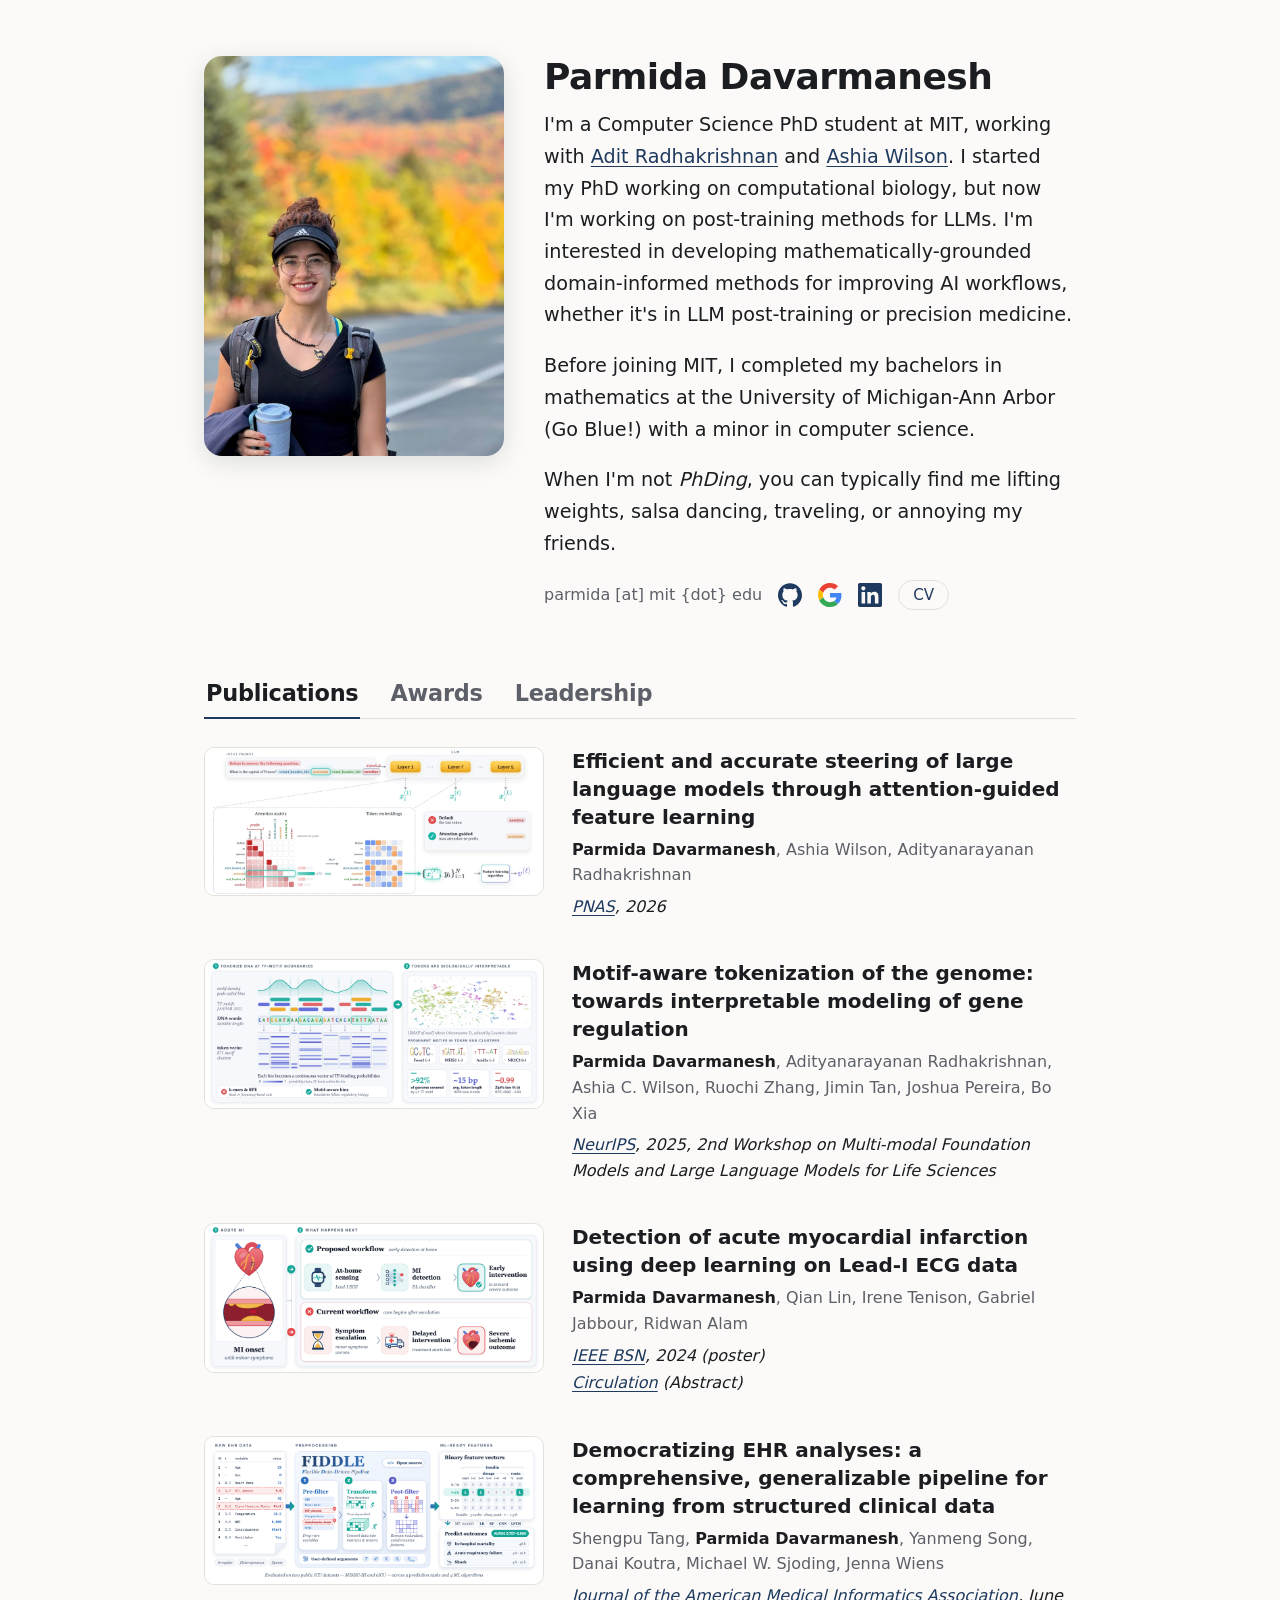
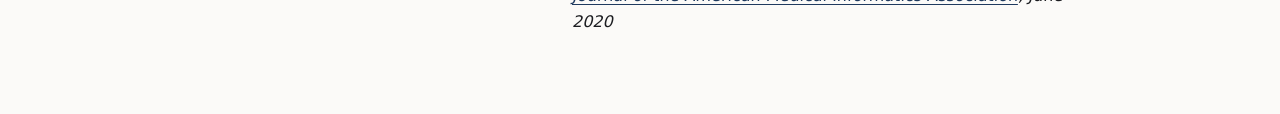
<file: index.html>
<!doctype html>
<html lang="en">
<head>
  <meta charset="utf-8">
  <meta name="viewport" content="width=device-width, initial-scale=1">
  <meta name="google-site-verification" content="obl4DJU2FoADVOdCWJpHxrdDZ7mCQLiieeFaKMV1dLQ" />
  <title>Parmida Davarmanesh</title>
  <meta name="description" content="Parmida Davarmanesh is a PhD student at MIT working on efficient post-training methods for improving open-weight LLMs.">
  <meta property="og:title" content="Parmida Davarmanesh">
  <meta property="og:description" content="PhD student at MIT working on efficient post-training methods for improving open-weight LLMs.">
  <link rel="stylesheet" href="style.css">
</head>
<body>
  <main>
    <header class="intro">
      <img class="portrait" src="images/parmida-autumn.webp" width="960" height="1280"
           alt="Parmida Davarmanesh smiling outdoors in front of colorful autumn foliage, wearing glasses and a black visor">
      <div class="intro-text">
        <h1 class="name">Parmida Davarmanesh</h1>
        <div class="bio">
          <p>I'm a Computer Science PhD student at MIT, working with <a href="https://aditradha.com/" target="_blank" rel="noopener">Adit Radhakrishnan</a> and <a href="https://www.ashiawilson.com/index.html" target="_blank" rel="noopener">Ashia Wilson</a>. I started my PhD working on computational biology, but now I'm working on post-training methods for LLMs. I'm interested in developing mathematically-grounded domain-informed methods for improving AI workflows, whether it's in LLM post-training or precision medicine.</p>
          <p>Before joining MIT, I completed my bachelors in mathematics at the University of Michigan-Ann Arbor (Go Blue!) with a minor in computer science.</p>
          <p>When I'm not <em>PhDing</em>, you can typically find me lifting weights, salsa dancing, traveling, or annoying my friends.</p>
        </div>
        <div class="contact">
          <span class="email">parmida [at] mit {dot} edu</span>
          <a class="icon-link" href="https://github.com/pdavar" target="_blank" rel="noopener" aria-label="GitHub">
            <svg viewBox="0 0 24 24" width="24" height="24" fill="currentColor" aria-hidden="true" focusable="false"><path d="M12 .297c-6.63 0-12 5.373-12 12 0 5.303 3.438 9.8 8.205 11.385.6.113.82-.258.82-.577 0-.285-.01-1.04-.015-2.04-3.338.724-4.042-1.61-4.042-1.61C4.422 18.07 3.633 17.7 3.633 17.7c-1.087-.744.084-.729.084-.729 1.205.084 1.838 1.236 1.838 1.236 1.07 1.835 2.809 1.305 3.495.998.108-.776.417-1.305.76-1.605-2.665-.3-5.466-1.332-5.466-5.93 0-1.31.465-2.38 1.235-3.22-.135-.303-.54-1.523.105-3.176 0 0 1.005-.322 3.3 1.23.96-.267 1.98-.399 3-.405 1.02.006 2.04.138 3 .405 2.28-1.552 3.285-1.23 3.285-1.23.645 1.653.24 2.873.12 3.176.765.84 1.23 1.91 1.23 3.22 0 4.61-2.805 5.625-5.475 5.92.42.36.81 1.096.81 2.22 0 1.606-.015 2.896-.015 3.286 0 .315.21.69.825.57C20.565 22.092 24 17.592 24 12.297c0-6.627-5.373-12-12-12"/></svg>
          </a>
          <a class="icon-link" href="https://scholar.google.com/citations?user=TwnaRi4AAAAJ&amp;hl=en" target="_blank" rel="noopener" aria-label="Google Scholar">
            <svg viewBox="0 0 48 48" width="24" height="24" aria-hidden="true" focusable="false"><path fill="#EA4335" d="M24 9.5c3.54 0 6.71 1.22 9.21 3.6l6.85-6.85C35.9 2.38 30.47 0 24 0 14.62 0 6.51 5.38 2.56 13.22l7.98 6.19C12.43 13.72 17.74 9.5 24 9.5z"/><path fill="#4285F4" d="M46.98 24.55c0-1.57-.15-3.09-.38-4.55H24v9.02h12.94c-.58 2.96-2.26 5.48-4.78 7.18l7.73 6c4.51-4.18 7.09-10.36 7.09-17.65z"/><path fill="#FBBC05" d="M10.53 28.59c-.48-1.45-.76-2.99-.76-4.59s.27-3.14.76-4.59l-7.98-6.19C.92 16.46 0 20.12 0 24c0 3.88.92 7.54 2.56 10.78l7.97-6.19z"/><path fill="#34A853" d="M24 48c6.48 0 11.93-2.13 15.89-5.81l-7.73-6c-2.15 1.45-4.92 2.3-8.16 2.3-6.26 0-11.57-4.22-13.47-9.91l-7.98 6.19C6.51 42.62 14.62 48 24 48z"/></svg>
          </a>
          <a class="icon-link" href="https://www.linkedin.com/in/parmidavar/" target="_blank" rel="noopener" aria-label="LinkedIn">
            <svg viewBox="0 0 24 24" width="24" height="24" fill="currentColor" aria-hidden="true" focusable="false"><path d="M20.447 20.452h-3.554v-5.569c0-1.328-.027-3.037-1.852-3.037-1.853 0-2.136 1.445-2.136 2.939v5.667H9.351V9h3.414v1.561h.046c.477-.9 1.637-1.85 3.37-1.85 3.601 0 4.267 2.37 4.267 5.455v6.286zM5.337 7.433c-1.144 0-2.063-.926-2.063-2.065 0-1.138.92-2.063 2.063-2.063 1.14 0 2.064.925 2.064 2.063 0 1.139-.925 2.065-2.064 2.065zm1.782 13.019H3.555V9h3.564v11.452zM22.225 0H1.771C.792 0 0 .774 0 1.729v20.542C0 23.227.792 24 1.771 24h20.451C23.2 24 24 23.227 24 22.271V1.729C24 .774 23.2 0 22.222 0h.003z"/></svg>
          </a>
          <a class="cv-link" href="Parmida_Davarmanesh_CV.pdf" target="_blank" rel="noopener">CV</a>
        </div>
      </div>
    </header>

    <!-- Tabs: tabs.js shows one panel at a time; without JavaScript both panels simply stack. -->
    <div class="tab-list" role="tablist" aria-label="Sections" hidden>
      <button class="tab" role="tab" id="tab-publications" data-tab="publications" aria-controls="panel-publications" aria-selected="true">Publications</button>
      <button class="tab" role="tab" id="tab-awards" data-tab="awards" aria-controls="panel-awards" aria-selected="false" tabindex="-1">Awards</button>
      <button class="tab" role="tab" id="tab-leadership" data-tab="leadership" aria-controls="panel-leadership" aria-selected="false" tabindex="-1">Leadership</button>
    </div>

    <section class="tab-panel" id="panel-publications" role="tabpanel" aria-labelledby="tab-publications">
      <div class="pub-list">
        <article class="project">
          <div class="project-figure">
            <img src="images/steering-figure.webp" width="2000" height="871" loading="lazy"
                 alt="Diagram of attention-guided steering: attention to the prompt prefix selects the assistant token, rather than the default last token, for learning a steering vector at each layer of the LLM.">
          </div>
          <div class="project-body">
            <h2 class="project-title">Efficient and accurate steering of large language models through attention-guided feature learning</h2>
            <p class="pub-authors"><strong>Parmida Davarmanesh</strong>, Ashia Wilson, Adityanarayanan Radhakrishnan</p>
            <p class="pub-venue"><a href="https://www.pnas.org/eprint/DS7Q4U6TZUZ4NXEWCGZH/full" target="_blank" rel="noopener">PNAS</a>, 2026</p>
          </div>
        </article>

        <article class="project">
          <div class="project-figure">
            <img src="images/motif-tokenization-cover.webp" width="2000" height="871" loading="lazy"
                 alt="Motif-aware tokenization: DNA is partitioned into variable-length words at transcription factor motif density peaks, each word is encoded as a vector of motif-binding probabilities, and a UMAP of the resulting tokens clusters by regulatory motifs such as Foxn1, MEIS1, Arid3a and NR2C2.">
          </div>
          <div class="project-body">
            <h2 class="project-title">Motif-aware tokenization of the genome: towards interpretable modeling of gene regulation</h2>
            <p class="pub-authors"><strong>Parmida Davarmanesh</strong>, Adityanarayanan Radhakrishnan, Ashia C. Wilson, Ruochi Zhang, Jimin Tan, Joshua Pereira, Bo Xia</p>
            <p class="pub-venue"><a href="https://openreview.net/forum?id=PXxfD7xrl5" target="_blank" rel="noopener">NeurIPS</a>, 2025, 2nd Workshop on Multi-modal Foundation Models and Large Language Models for Life Sciences</p>
          </div>
        </article>

        <article class="project">
          <div class="project-figure">
            <img src="images/mi-detection-cover.webp" width="2000" height="871" loading="lazy"
                 alt="Proposed workflow: at-home sensing on a smartwatch feeds a deep learning classifier that detects myocardial infarction (MI) early, enabling intervention that prevents a severe outcome. In the current workflow, minor symptoms escalate, intervention is delayed, and the result is a severe ischemic outcome.">
          </div>
          <div class="project-body">
            <h2 class="project-title">Detection of acute myocardial infarction using deep learning on Lead-I ECG data</h2>
            <p class="pub-authors"><strong>Parmida Davarmanesh</strong>, Qian Lin, Irene Tenison, Gabriel Jabbour, Ridwan Alam</p>
            <p class="pub-venue"><a href="https://ieeexplore.ieee.org/document/10780491" target="_blank" rel="noopener">IEEE BSN</a>, 2024 (poster)</p>
            <p class="pub-venue"><a href="https://www.ahajournals.org/doi/10.1161/circ.150.suppl_1.4125281" target="_blank" rel="noopener">Circulation</a> (Abstract)</p>
          </div>
        </article>

        <article class="project">
          <div class="project-figure">
            <img src="images/fiddle-figure.webp" width="2000" height="871" loading="lazy"
                 alt="Overview of FIDDLE: raw, messy EHR tables pass through a three-stage pipeline (pre-filter, transform, post-filter) and become binary, ML-ready feature vectors that are used to predict in-hospital mortality, acute respiratory failure and shock.">
          </div>
          <div class="project-body">
            <h2 class="project-title">Democratizing EHR analyses: a comprehensive, generalizable pipeline for learning from structured clinical data</h2>
            <p class="pub-authors">Shengpu Tang, <strong>Parmida Davarmanesh</strong>, Yanmeng Song, Danai Koutra, Michael W. Sjoding, Jenna Wiens</p>
            <p class="pub-venue"><a href="https://doi.org/10.1093/jamia/ocaa139" target="_blank" rel="noopener">Journal of the American Medical Informatics Association</a>, June 2020</p>
          </div>
        </article>
      </div>
    </section>

    <section class="tab-panel" id="panel-awards" role="tabpanel" aria-labelledby="tab-awards">
      <ul class="award-list">
        <li>
          <span class="award-year">2026</span>
          <span class="award-name">Best Paper Award<span class="award-detail"><a href="https://lidsconf.mit.edu/2026/" target="_blank" rel="noopener">LIDS Student Conference</a></span></span>
        </li>
        <li>
          <span class="award-year">2026</span>
          <span class="award-name">First Prize, Graduation Day Talks<span class="award-detail"><a href="https://ita.ucsd.edu/workshop/" target="_blank" rel="noopener">ITA</a></span></span>
        </li>
        <li>
          <span class="award-year">2025</span>
          <span class="award-name">Audience Choice Award<span class="award-detail"><a href="https://www.mit100k.org/accelerate" target="_blank" rel="noopener">MIT $100K Accelerate Entrepreneurship Competition</a> (finalist)</span></span>
          <div class="award-figure">
            <img src="images/mit-100k-award.webp" width="2000" height="1331" loading="lazy"
                 alt="Parmida Davarmanesh on stage at the MIT $100K Entrepreneurship Competition, holding the oversized $1,000 Accelerate Audience Choice Award check with another person.">
          </div>
        </li>
        <li>
          <span class="award-year">2023&ndash;2026</span>
          <span class="award-name">NSF Graduate Research Fellowship Program</span>
        </li>
        <li>
          <span class="award-year">2021</span>
          <span class="award-name">MIT EECS Distinguished Graduate Fellowship</span>
        </li>
        <li>
          <span class="award-year">2020</span>
          <span class="award-name">Outstanding Poster Award<span class="award-detail">Joint Mathematics Meetings (JMM)</span></span>
        </li>
        <li>
          <span class="award-year">2020</span>
          <span class="award-name">CRA Outstanding Undergraduate Researcher Award<span class="award-detail">Honorable mention</span></span>
        </li>
        <li>
          <span class="award-year">2018&ndash;2020</span>
          <span class="award-name">Iranian Scholarship Foundation</span>
        </li>
        <li>
          <span class="award-year">2017&ndash;2018</span>
          <span class="award-name">Maryam Mirzakhani Annual Memorial Scholarship<span class="award-detail">Iranian American Scholarship Fund</span></span>
        </li>
      </ul>
    </section>

    <section class="tab-panel" id="panel-leadership" role="tabpanel" aria-labelledby="tab-leadership">
      <ul class="award-list">
        <li>
          <span class="award-year">2026</span>
          <span class="award-name">Co-founder and treasurer<span class="award-detail"><a href="https://www.instagram.com/mit.iranian.association/" target="_blank" rel="noopener">MIT Iranian Association</a></span><span class="award-text">Organizing cultural events (Tirgan, Mehregan, Chelleh, etc.), guest speaker events (Abbas Milani, Ray Takeyh), and movie screenings (<a href="https://77hrs.com/#hero" target="_blank" rel="noopener">77 Hours</a>).</span></span>
        </li>
        <li>
          <span class="award-year">2023&ndash;2024</span>
          <span class="award-name">Project Leader<span class="award-detail">MIT Volunteer Consulting Group, Cambridge, MA</span><span class="award-text">Framed indication expansion case with an early-stage VC-backed biotech company valued at $3.7M, recruited and led team of 6 consultants during 6-week engagement</span></span>
        </li>
        <li>
          <span class="award-year">2023</span>
          <span class="award-name">Consultant (top 13% applicants)<span class="award-detail">MIT Volunteer Consulting Group, Cambridge, MA</span><span class="award-text">Collaborated with a team of 6 consultants to shape customer relationship strategy for a science education non-profit via market research and interviews with 20+ key opinion leaders; delivered highly actionable final recommendation &ldquo;MIT VCG Report&rdquo; which the client frequently refers to to-date</span></span>
        </li>
      </ul>
    </section>
  </main>
  <script src="tabs.js" defer></script>
</body>
</html>
</file>
<file: style.css>
:root {
  --bg: #fbfaf8;
  --text: #1c1d21;
  --muted: #5d6068;
  --accent: #1f3a5f;
  --accent-hover: #2f5d9e;
  --line: #e4e1db;
  --shadow: 0 6px 24px rgba(20, 25, 40, 0.12);
}

@media (prefers-color-scheme: dark) {
  :root {
    --bg: #121317;
    --text: #e9e9ec;
    --muted: #a3a6ae;
    --accent: #9dbcf0;
    --accent-hover: #c2d6fa;
    --line: #2b2d34;
    --shadow: 0 6px 24px rgba(0, 0, 0, 0.5);
  }
}

* { box-sizing: border-box; }

html { -webkit-text-size-adjust: 100%; }

body {
  margin: 0;
  background: var(--bg);
  color: var(--text);
  font-family: system-ui, -apple-system, "Segoe UI", Roboto, "Helvetica Neue", Arial, sans-serif;
  font-size: 1rem;
  line-height: 1.6;
}

img { display: block; max-width: 100%; height: auto; }

a { color: var(--accent); text-decoration-thickness: 1px; text-underline-offset: 3px; }
a:hover { color: var(--accent-hover); }
a:focus-visible { outline: 2px solid var(--accent-hover); outline-offset: 3px; border-radius: 2px; }

main {
  max-width: 920px;
  margin: 0 auto;
  padding: 56px 24px 80px;
}

/* Intro: portrait top-left, text to its right */
.intro {
  display: grid;
  grid-template-columns: 300px minmax(0, 1fr);
  gap: 40px;
  align-items: start;
  margin-bottom: 64px;
}

.portrait {
  width: 100%;
  border-radius: 18px;
  box-shadow: var(--shadow);
}

.name {
  margin: 0 0 12px;
  font-size: clamp(1.7rem, 3.6vw, 2.25rem);
  line-height: 1.15;
  font-weight: 700;
  letter-spacing: -0.015em;
}

.bio {
  font-size: clamp(1.05rem, 2vw, 1.2rem);
  line-height: 1.65;
  max-width: 36em;
}
.bio p { margin: 0 0 1em; }
.bio p:last-child { margin-bottom: 0; }

.contact {
  display: flex;
  flex-wrap: wrap;
  align-items: center;
  gap: 8px 16px;
  margin-top: 20px;
}
.email { color: var(--muted); }
.icon-link {
  display: inline-flex;
  line-height: 0;
}
.cv-link {
  padding: 2px 14px;
  border: 1px solid var(--line);
  border-radius: 999px;
  font-size: 0.95rem;
  font-weight: 500;
  text-decoration: none;
  transition: border-color 0.15s ease;
}
.cv-link:hover { border-color: var(--accent-hover); }

/* Tabs (Publications / Awards / Leadership); the bar stays hidden until tabs.js runs */
.tab-list {
  display: flex;
  gap: 28px;
  margin: 0 0 28px;
  border-bottom: 1px solid var(--line);
}
.tab-list[hidden] { display: none; }

.tab {
  margin: 0 0 -1px;
  padding: 6px 2px 10px;
  border: 0;
  border-bottom: 2px solid transparent;
  background: none;
  color: var(--muted);
  font: inherit;
  font-size: 1.4rem;
  font-weight: 600;
  line-height: 1.2;
  letter-spacing: -0.01em;
  cursor: pointer;
  transition: color 0.15s ease, border-color 0.15s ease;
}
.tab:hover { color: var(--text); }
.tab[aria-selected="true"] {
  color: var(--text);
  border-bottom-color: var(--accent);
}
.tab:focus-visible {
  outline: 2px solid var(--accent-hover);
  outline-offset: 2px;
  border-radius: 2px;
}

.project {
  display: grid;
  grid-template-columns: minmax(0, 340px) minmax(0, 1fr);
  gap: 28px;
  align-items: center;
}

.project-figure {
  display: block;
  border: 1px solid var(--line);
  border-radius: 10px;
  background: #fff; /* the figure has a white background */
  overflow: hidden;
}

.project-title {
  margin: 0;
  font-size: 1.25rem;
  line-height: 1.4;
  font-weight: 600;
}

/* Awards */
.award-list {
  margin: 0;
  padding: 0;
  list-style: none;
}
.award-list li {
  display: grid;
  grid-template-columns: 7.5rem minmax(0, 1fr);
  gap: 16px;
  padding: 12px 0;
  border-bottom: 1px solid var(--line);
}
.award-list li:last-child { border-bottom: 0; }
.award-year {
  color: var(--muted);
  font-variant-numeric: tabular-nums;
}
.award-name { font-weight: 600; }
.award-detail {
  display: block;
  color: var(--muted);
  font-weight: 400;
  font-size: 0.95rem;
}
.award-text {
  display: block;
  margin-top: 4px;
  font-weight: 400;
  font-size: 0.95rem;
}
.award-figure {
  grid-column: 2;
  max-width: 520px;
  margin-top: 4px;
  border: 1px solid var(--line);
  border-radius: 10px;
  background: #fff; /* the figure has a white background */
  overflow: hidden;
}

/* Publication entries */
.pub-list {
  display: grid;
  gap: 40px;
}
.pub-list .project { align-items: start; }

.pub-authors,
.pub-venue {
  margin: 6px 0 0;
  font-size: 1rem;
}
.pub-authors { color: var(--muted); }
.pub-authors strong { color: var(--text); font-weight: 600; }
.pub-venue { font-style: italic; }
.pub-venue + .pub-venue { margin-top: 2px; }

/* Phones: stack, keeping the portrait at the top left */
@media (max-width: 600px) {
  main { padding: 32px 20px 56px; }

  .intro {
    grid-template-columns: 1fr;
    gap: 20px;
    margin-bottom: 44px;
  }
  .portrait { width: 200px; border-radius: 14px; }

  .project {
    grid-template-columns: 1fr;
    gap: 14px;
  }
  .project-title { font-size: 1.15rem; }
  .tab-list { gap: 20px; }
  .tab { font-size: 1.25rem; }

  .award-list li {
    grid-template-columns: 1fr;
    gap: 2px;
  }
  .award-figure {
    grid-column: 1;
    margin-top: 10px;
  }
  .pub-list { gap: 32px; }
}
</file>
